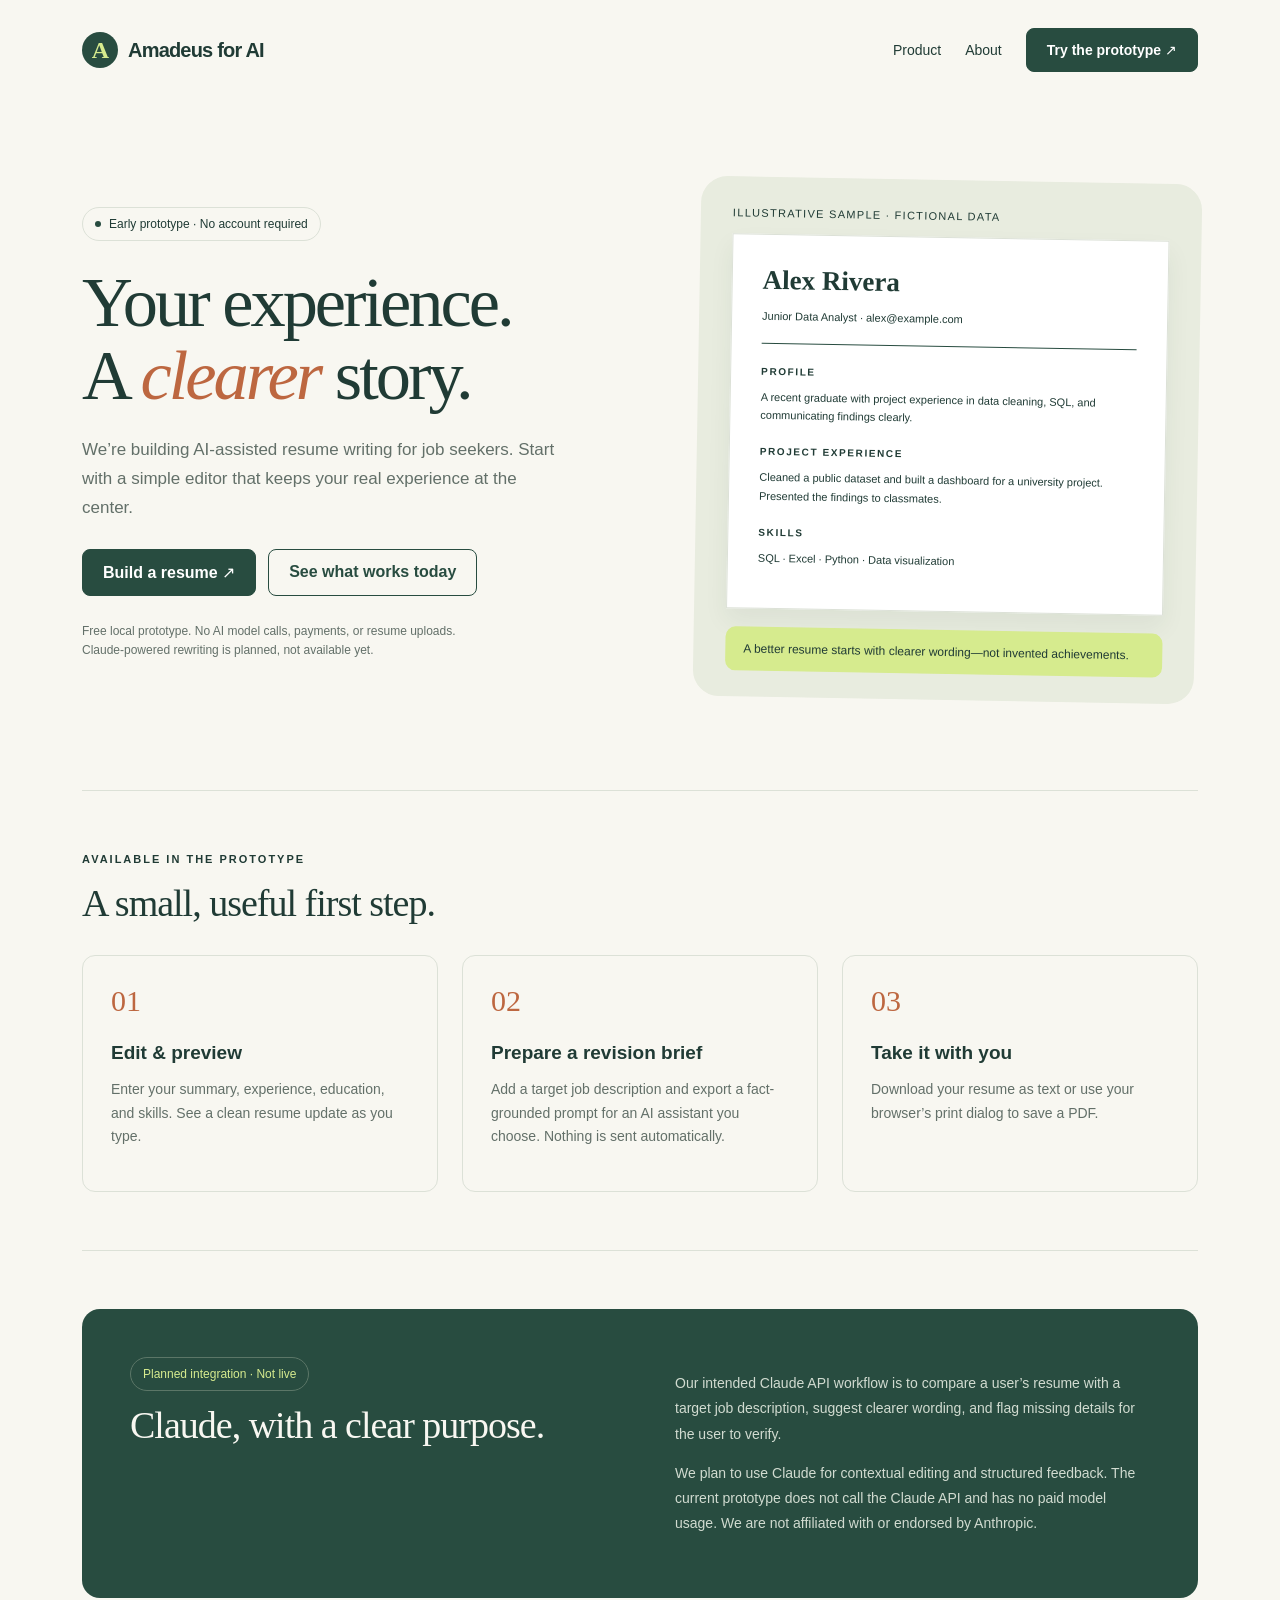
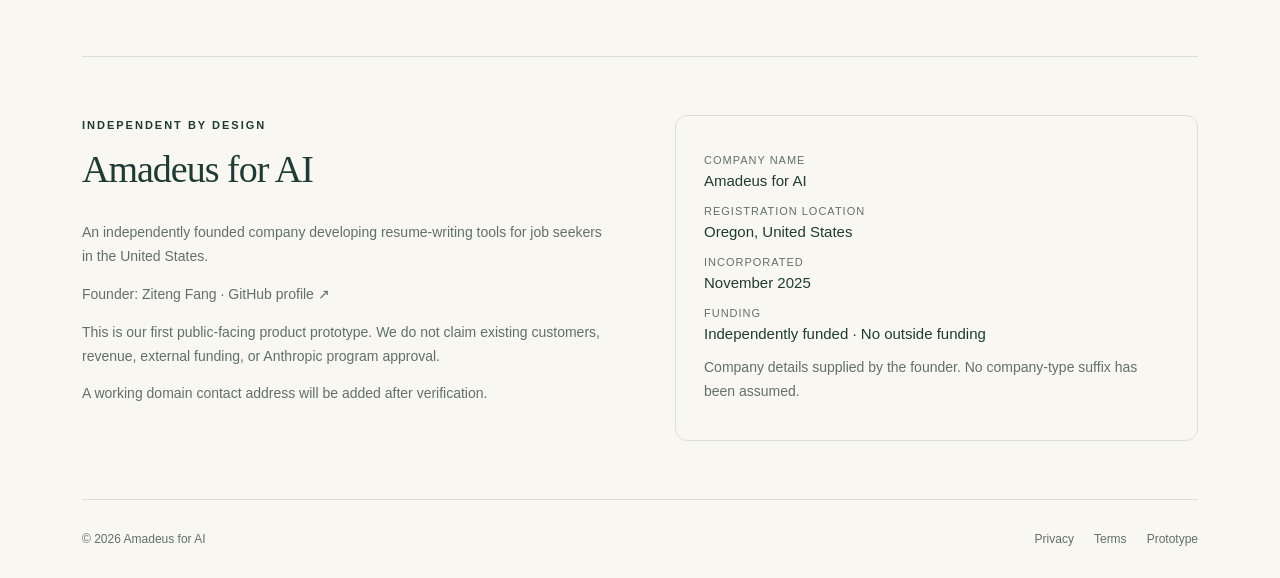
<file: index.html>
<!doctype html>
<html lang="en"><head><meta charset="utf-8"><meta name="viewport" content="width=device-width,initial-scale=1"><title>Amadeus for AI — Resume writing, grounded in you</title><meta name="description" content="Amadeus for AI is building AI-assisted resume writing. Try the free browser-local resume editor prototype. Claude integration is planned, not live."><link rel="stylesheet" href="styles.css"></head>
<body><div class="wrap">
<header><a class="brand" href="index.html"><span class="mark" aria-hidden="true">A</span>Amadeus for AI</a><nav class="nav" aria-label="Main"><a class="desktop" href="#product">Product</a><a class="desktop" href="#about">About</a><a class="button" href="app.html">Try the prototype ↗</a></nav></header>
<main>
<section class="hero"><div><span class="pill"><span class="dot"></span>Early prototype · No account required</span><h1>Your experience.<br>A <em>clearer</em> story.</h1><p class="lead">We’re building AI-assisted resume writing for job seekers. Start with a simple editor that keeps your real experience at the center.</p><div class="actions"><a class="button" href="app.html">Build a resume ↗</a><a class="button secondary" href="#product">See what works today</a></div><p class="fine">Free local prototype. No AI model calls, payments, or resume uploads.<br>Claude-powered rewriting is planned, not available yet.</p></div>
<div class="visual" aria-label="Illustrative resume using fictional sample data"><div class="sample-label">Illustrative sample · Fictional data</div><div class="resume-mini"><h3>Alex Rivera</h3><p>Junior Data Analyst · alex@example.com</p><div class="rule"></div><h4>PROFILE</h4><p>A recent graduate with project experience in data cleaning, SQL, and communicating findings clearly.</p><h4>PROJECT EXPERIENCE</h4><p>Cleaned a public dataset and built a dashboard for a university project. Presented the findings to classmates.</p><h4>SKILLS</h4><p>SQL · Excel · Python · Data visualization</p></div><div class="annotation">A better resume starts with clearer wording—not invented achievements.</div></div></section>
<section class="section" id="product"><span class="eyebrow">Available in the prototype</span><h2>A small, useful first step.</h2><div class="cards"><article class="card"><span class="number">01</span><h3>Edit & preview</h3><p>Enter your summary, experience, education, and skills. See a clean resume update as you type.</p></article><article class="card"><span class="number">02</span><h3>Prepare a revision brief</h3><p>Add a target job description and export a fact-grounded prompt for an AI assistant you choose. Nothing is sent automatically.</p></article><article class="card"><span class="number">03</span><h3>Take it with you</h3><p>Download your resume as text or use your browser’s print dialog to save a PDF.</p></article></div></section>
<section class="section"><div class="integration"><div><span class="pill">Planned integration · Not live</span><h2>Claude, with a clear purpose.</h2></div><div><p>Our intended Claude API workflow is to compare a user’s resume with a target job description, suggest clearer wording, and flag missing details for the user to verify.</p><p>We plan to use Claude for contextual editing and structured feedback. The current prototype does not call the Claude API and has no paid model usage. We are not affiliated with or endorsed by Anthropic.</p></div></div></section>
<section class="section company" id="about"><div><span class="eyebrow">Independent by design</span><h2>Amadeus for AI</h2><p>An independently founded company developing resume-writing tools for job seekers in the United States.</p><p>Founder: Ziteng Fang · <a href="https://github.com/JolnJack">GitHub profile ↗</a></p><p>This is our first public-facing product prototype. We do not claim existing customers, revenue, external funding, or Anthropic program approval.</p><p class="fine">A working domain contact address will be added after verification.</p></div><div class="facts"><dl><dt>Company name</dt><dd>Amadeus for AI</dd><dt>Registration location</dt><dd>Oregon, United States</dd><dt>Incorporated</dt><dd>November 2025</dd><dt>Funding</dt><dd>Independently funded · No outside funding</dd></dl><p class="fine">Company details supplied by the founder. No company-type suffix has been assumed.</p></div></section>
</main><footer><span>© 2026 Amadeus for AI</span><div><a href="privacy.html">Privacy</a><a href="terms.html">Terms</a><a href="app.html">Prototype</a></div></footer></div></body></html>
</file>
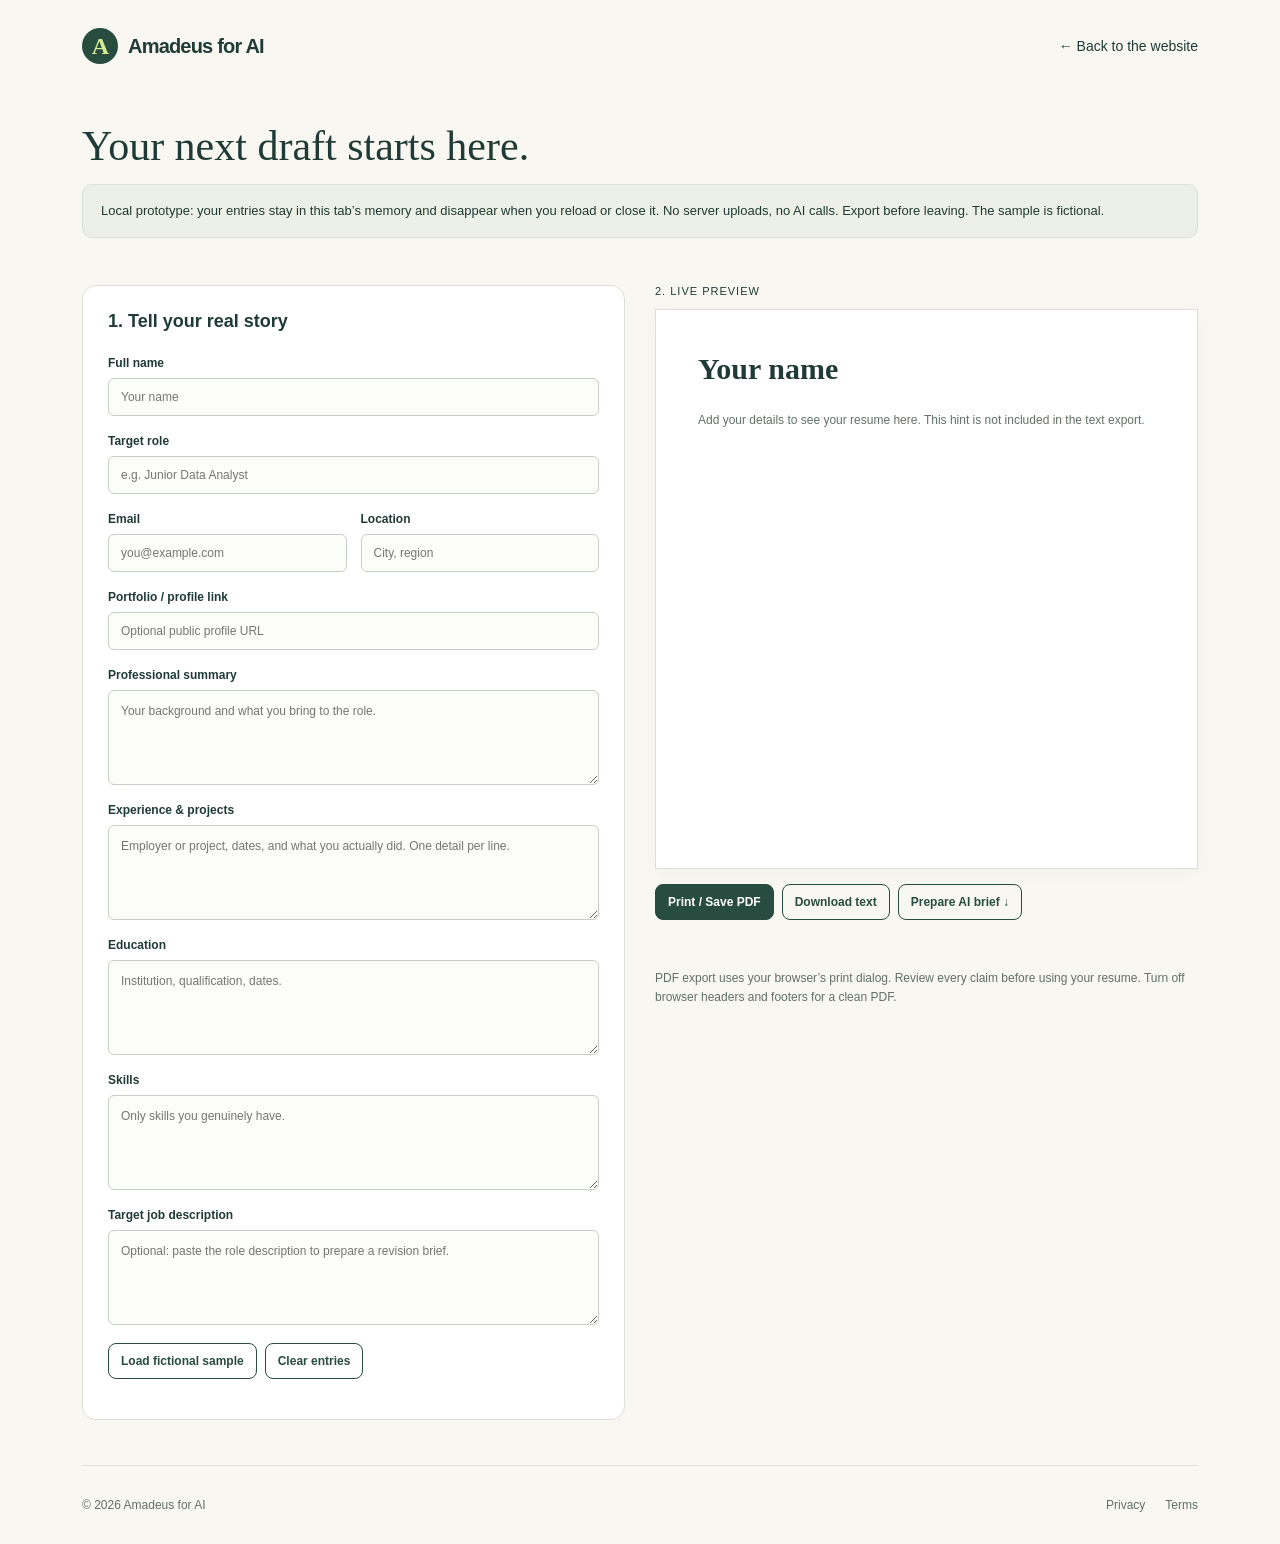
<file: app.html>
<!doctype html><html lang="en"><head><meta charset="utf-8"><meta name="viewport" content="width=device-width,initial-scale=1"><title>Resume editor — Amadeus for AI</title><link rel="stylesheet" href="styles.css"></head><body><div class="wrap">
<header><a class="brand" href="index.html"><span class="mark" aria-hidden="true">A</span>Amadeus for AI</a><nav class="nav"><a href="index.html">← Back to the website</a></nav></header>
<main><section class="editor-intro"><h1>Your next draft starts here.</h1><div class="notice">Local prototype: your entries stay in this tab’s memory and disappear when you reload or close it. No server uploads, no AI calls. Export before leaving. The sample is fictional.</div></section>
<div class="workspace"><section class="form-panel"><h2>1. Tell your real story</h2><form id="resume-form" autocomplete="off">
<label class="field">Full name<input name="name" maxlength="120" placeholder="Your name"></label><label class="field">Target role<input name="role" maxlength="160" placeholder="e.g. Junior Data Analyst"></label>
<div class="two"><label class="field">Email<input name="email" type="email" maxlength="200" placeholder="you@example.com"></label><label class="field">Location<input name="location" maxlength="160" placeholder="City, region"></label></div>
<label class="field">Portfolio / profile link<input name="link" maxlength="240" placeholder="Optional public profile URL"></label>
<label class="field">Professional summary<textarea name="summary" maxlength="5000" placeholder="Your background and what you bring to the role."></textarea></label>
<label class="field">Experience & projects<textarea name="experience" maxlength="12000" placeholder="Employer or project, dates, and what you actually did. One detail per line."></textarea></label>
<label class="field">Education<textarea name="education" maxlength="5000" placeholder="Institution, qualification, dates."></textarea></label>
<label class="field">Skills<textarea name="skills" maxlength="5000" placeholder="Only skills you genuinely have."></textarea></label>
<label class="field">Target job description<textarea name="job" maxlength="16000" placeholder="Optional: paste the role description to prepare a revision brief."></textarea></label>
</form><div class="toolbar"><button type="button" id="sample" class="secondary">Load fictional sample</button><button type="button" id="clear" class="secondary">Clear entries</button></div></section>
<section aria-label="Live resume preview"><div class="preview-label">2. Live preview</div><article class="paper" id="preview" aria-live="polite"></article><div class="toolbar"><button id="print" type="button">Print / Save PDF</button><button id="download" type="button" class="secondary">Download text</button><button id="prepare" type="button" class="secondary">Prepare AI brief ↓</button></div><p class="status" id="status" role="status"></p><p class="fine no-print">PDF export uses your browser’s print dialog. Review every claim before using your resume. Turn off browser headers and footers for a clean PDF.</p></section>
<section id="brief-section" class="prompt-panel" hidden><h2>3. A fact-grounded AI revision brief</h2><p class="fine">This is a prompt, not an AI response. It includes your resume data. Copying does not send it anywhere; pasting it into another service shares it with that service under its terms.</p><label for="brief" class="fine">Prepared prompt</label><textarea id="brief" readonly></textarea><div class="toolbar"><button type="button" id="copy">Copy prompt</button></div><p id="copy-status" class="status" role="status"></p></section></div>
</main><footer><span>© 2026 Amadeus for AI</span><div><a href="privacy.html">Privacy</a><a href="terms.html">Terms</a></div></footer></div><script type="module" src="app.mjs"></script></body></html>
</file>
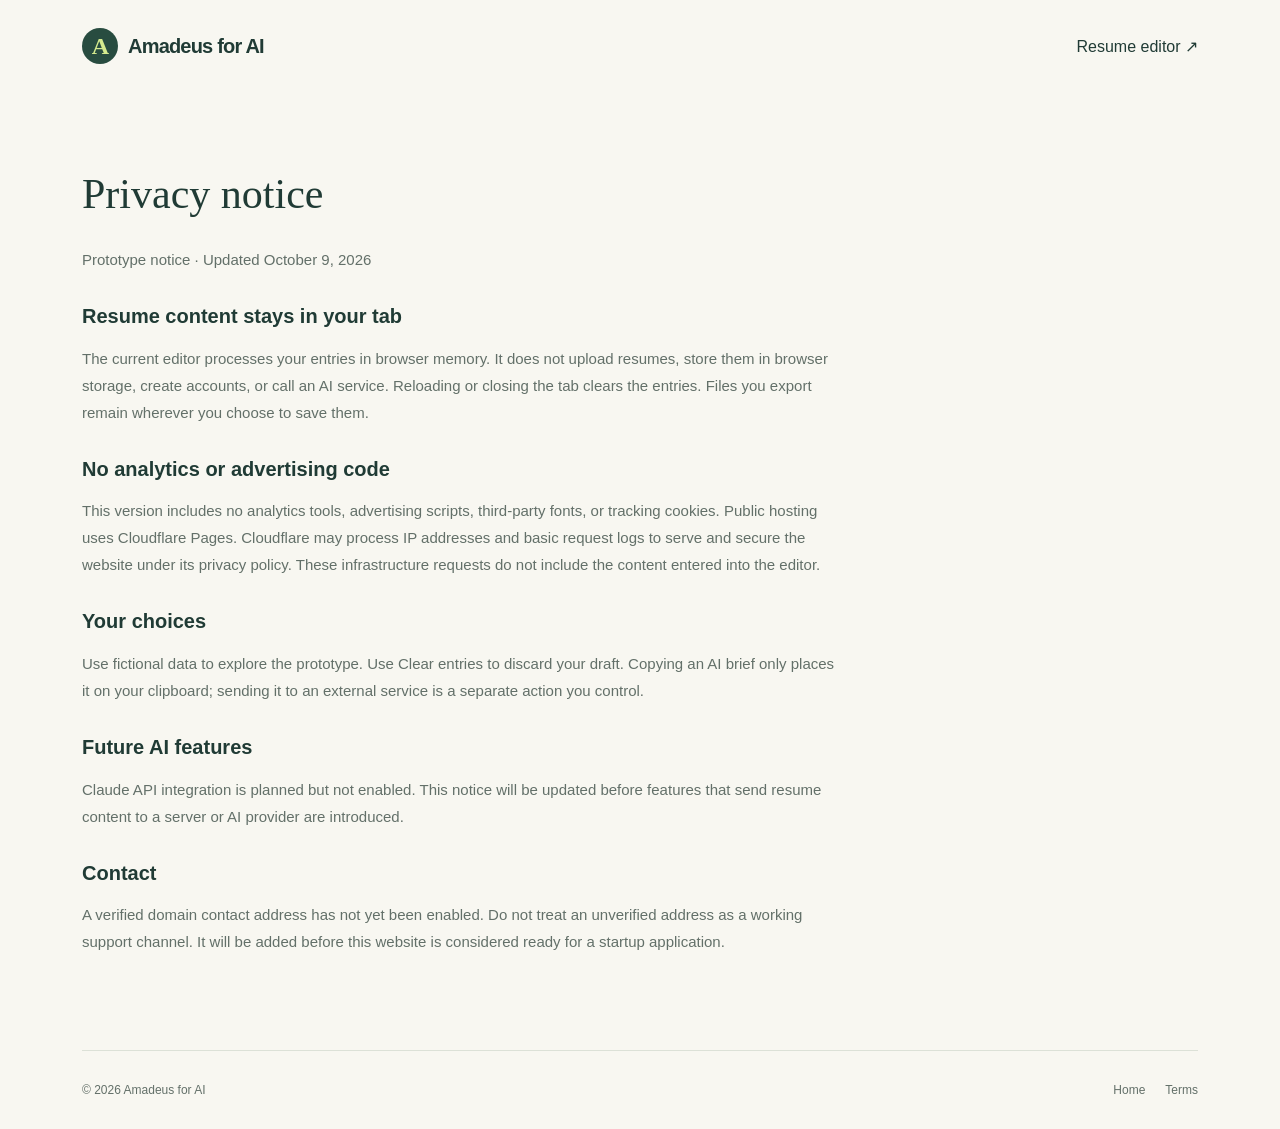
<file: privacy.html>
<!doctype html><html lang="en"><head><meta charset="utf-8"><meta name="viewport" content="width=device-width,initial-scale=1"><title>Privacy — Amadeus for AI</title><link rel="stylesheet" href="styles.css"></head><body><div class="wrap"><header><a class="brand" href="index.html"><span class="mark" aria-hidden="true">A</span>Amadeus for AI</a><a href="app.html">Resume editor ↗</a></header><main class="prose"><h1>Privacy notice</h1><p>Prototype notice · Updated October 9, 2026</p><h2>Resume content stays in your tab</h2><p>The current editor processes your entries in browser memory. It does not upload resumes, store them in browser storage, create accounts, or call an AI service. Reloading or closing the tab clears the entries. Files you export remain wherever you choose to save them.</p><h2>No analytics or advertising code</h2><p>This version includes no analytics tools, advertising scripts, third-party fonts, or tracking cookies. Public hosting uses Cloudflare Pages. Cloudflare may process IP addresses and basic request logs to serve and secure the website under its <a href="https://www.cloudflare.com/privacypolicy/">privacy policy</a>. These infrastructure requests do not include the content entered into the editor.</p><h2>Your choices</h2><p>Use fictional data to explore the prototype. Use Clear entries to discard your draft. Copying an AI brief only places it on your clipboard; sending it to an external service is a separate action you control.</p><h2>Future AI features</h2><p>Claude API integration is planned but not enabled. This notice will be updated before features that send resume content to a server or AI provider are introduced.</p><h2>Contact</h2><p>A verified domain contact address has not yet been enabled. Do not treat an unverified address as a working support channel. It will be added before this website is considered ready for a startup application.</p></main><footer><span>© 2026 Amadeus for AI</span><div><a href="index.html">Home</a><a href="terms.html">Terms</a></div></footer></div></body></html>
</file>
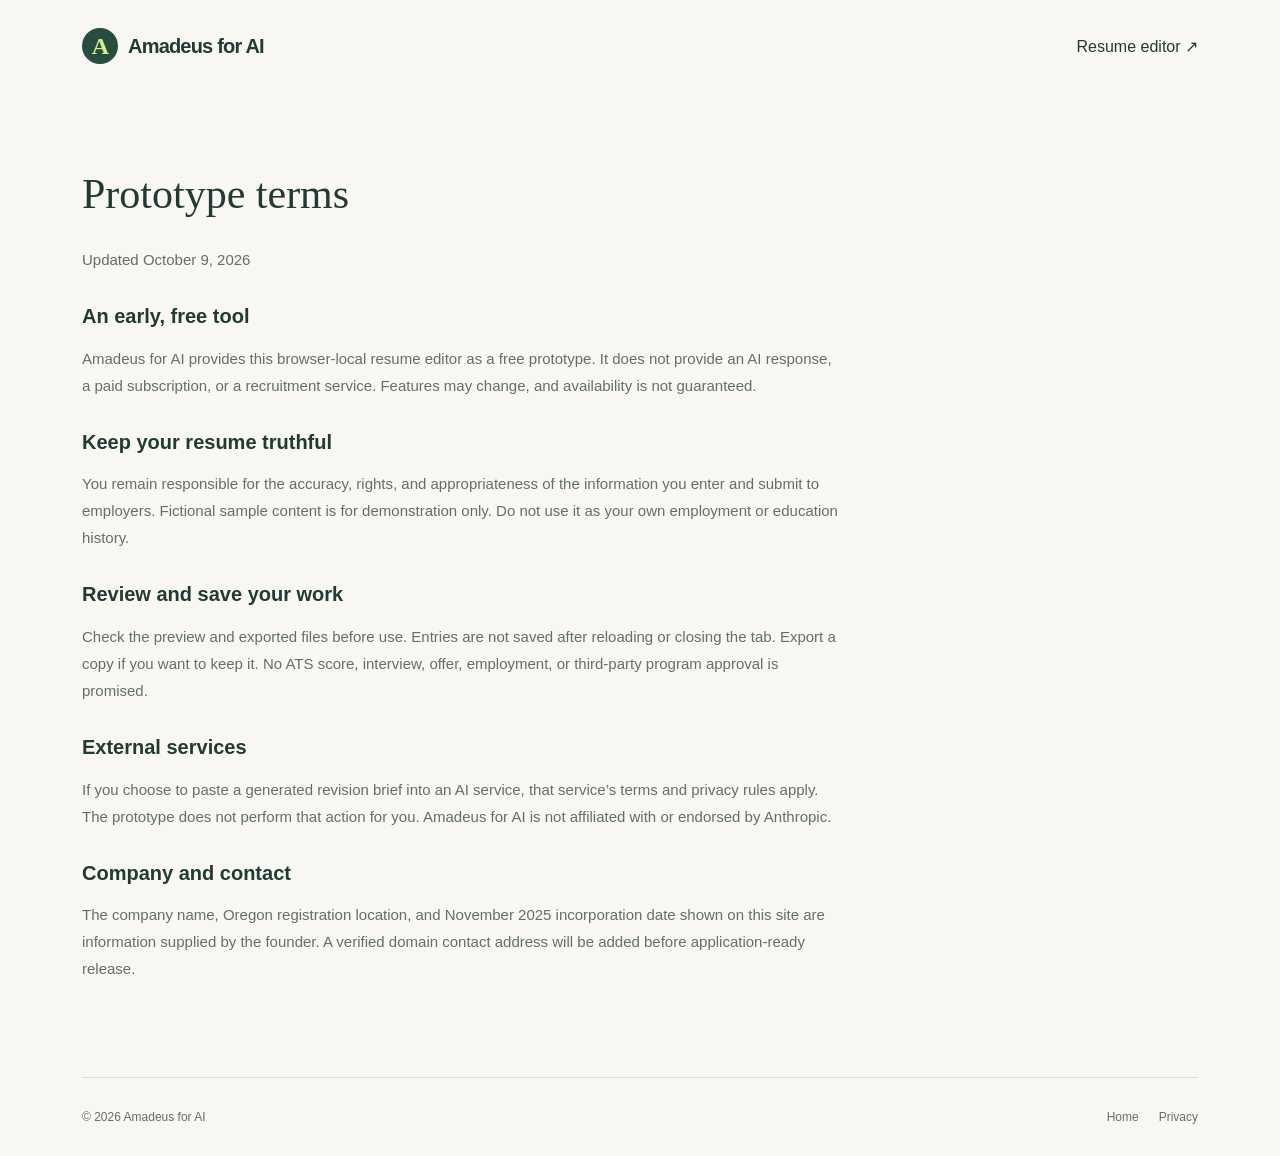
<file: terms.html>
<!doctype html><html lang="en"><head><meta charset="utf-8"><meta name="viewport" content="width=device-width,initial-scale=1"><title>Prototype terms — Amadeus for AI</title><link rel="stylesheet" href="styles.css"></head><body><div class="wrap"><header><a class="brand" href="index.html"><span class="mark" aria-hidden="true">A</span>Amadeus for AI</a><a href="app.html">Resume editor ↗</a></header><main class="prose"><h1>Prototype terms</h1><p>Updated October 9, 2026</p><h2>An early, free tool</h2><p>Amadeus for AI provides this browser-local resume editor as a free prototype. It does not provide an AI response, a paid subscription, or a recruitment service. Features may change, and availability is not guaranteed.</p><h2>Keep your resume truthful</h2><p>You remain responsible for the accuracy, rights, and appropriateness of the information you enter and submit to employers. Fictional sample content is for demonstration only. Do not use it as your own employment or education history.</p><h2>Review and save your work</h2><p>Check the preview and exported files before use. Entries are not saved after reloading or closing the tab. Export a copy if you want to keep it. No ATS score, interview, offer, employment, or third-party program approval is promised.</p><h2>External services</h2><p>If you choose to paste a generated revision brief into an AI service, that service’s terms and privacy rules apply. The prototype does not perform that action for you. Amadeus for AI is not affiliated with or endorsed by Anthropic.</p><h2>Company and contact</h2><p>The company name, Oregon registration location, and November 2025 incorporation date shown on this site are information supplied by the founder. A verified domain contact address will be added before application-ready release.</p></main><footer><span>© 2026 Amadeus for AI</span><div><a href="index.html">Home</a><a href="privacy.html">Privacy</a></div></footer></div></body></html>
</file>
<file: styles.css>
:root{--ink:#203b35;--muted:#637069;--cream:#f8f7f1;--green:#284c40;--lime:#d6eb8e;--border:#dce1d7;--white:#fff;--orange:#bd6740;font-family:Arial,Helvetica,sans-serif;color:var(--ink);background:var(--cream);font-synthesis:none}
*{box-sizing:border-box}body{margin:0}a{color:inherit;text-decoration:none}button,input,textarea{font:inherit}button,a,input,textarea{outline-offset:4px}button{cursor:pointer}button:disabled{cursor:wait;opacity:.6}a:hover{text-decoration:underline}.wrap{max-width:1180px;margin:auto;padding:0 32px}header{display:flex;justify-content:space-between;align-items:center;gap:18px;padding:28px 0}.brand{font-size:20px;font-weight:750;letter-spacing:-.8px;display:flex;align-items:center;gap:10px}.mark{display:inline-grid;place-items:center;width:36px;height:36px;background:var(--green);color:var(--lime);border-radius:50%;font-family:Georgia,serif;font-size:24px}.nav{display:flex;align-items:center;gap:24px;font-size:14px}.button,button{border:1px solid var(--green);border-radius:8px;background:var(--green);color:white;padding:13px 20px;font-weight:600;display:inline-block}.button:hover,button:hover{background:#18392f;text-decoration:none}.secondary{background:transparent;color:var(--green)}.secondary:hover{background:#e7eddf;color:var(--green)}.eyebrow{text-transform:uppercase;font-size:11px;letter-spacing:2px;font-weight:700}.pill{display:inline-flex;align-items:center;gap:8px;border:1px solid var(--border);padding:9px 12px;border-radius:30px;font-size:12px}.dot{width:6px;height:6px;background:var(--green);border-radius:50%}.hero{display:grid;grid-template-columns:1.1fr 1fr;gap:64px;align-items:center;padding:80px 0 90px}.hero h1{font-family:Georgia,serif;font-size:clamp(46px,5.5vw,74px);font-weight:400;line-height:1.03;letter-spacing:-3px;margin:25px 0}.hero em{font-weight:400;color:var(--orange)}.lead{font-size:17px;line-height:1.7;color:var(--muted);max-width:480px}.actions{display:flex;gap:12px;flex-wrap:wrap;margin:26px 0}.fine{font-size:12px;color:var(--muted);line-height:1.6}.visual{position:relative;background:#e8ecdf;border-radius:26px;padding:30px 32px 26px;transform:rotate(1deg)}.sample-label{font-size:11px;letter-spacing:1.3px;text-transform:uppercase;margin-bottom:15px}.resume-mini{background:white;border:1px solid var(--border);padding:30px;box-shadow:0 12px 24px #233b3510;min-height:330px}.resume-mini h3{font-family:Georgia,serif;font-size:27px;margin:0 0 6px}.resume-mini .rule{height:1px;background:var(--green);margin:18px 0}.resume-mini p{font-size:11px;line-height:1.65}.resume-mini h4{font-size:10px;letter-spacing:1.6px;margin:22px 0 10px}.annotation{background:var(--lime);padding:13px 18px;border-radius:10px;margin:18px 0 0;font-size:12px;line-height:1.5}.section{padding:58px 0;border-top:1px solid var(--border)}.section h2{font-family:Georgia,serif;font-size:38px;font-weight:400;letter-spacing:-1px;max-width:640px;margin:14px 0 30px}.cards{display:grid;grid-template-columns:repeat(3,1fr);gap:24px}.card{border:1px solid var(--border);border-radius:13px;padding:28px}.number{font-family:Georgia,serif;font-size:30px;color:var(--orange)}.card h3{font-size:19px;margin:24px 0 12px}.card p,.company p{font-size:14px;color:var(--muted);line-height:1.7}.integration{display:grid;grid-template-columns:1fr 1fr;gap:70px;background:var(--green);color:var(--cream);padding:48px;border-radius:18px}.integration h2{margin:12px 0}.integration p{line-height:1.8;color:#d1dbd0;font-size:14px}.integration .pill{border-color:#5b7667;color:var(--lime)}.company{display:grid;grid-template-columns:1fr 1fr;gap:70px}.company h3{font-size:20px}.company .facts{padding:22px 28px;border:1px solid var(--border);border-radius:12px}.facts dl{margin:0}.facts dt{font-size:11px;text-transform:uppercase;letter-spacing:1px;color:var(--muted);margin:16px 0 6px}.facts dd{margin:0;font-size:15px}footer{padding:32px 0;border-top:1px solid var(--border);display:flex;justify-content:space-between;gap:20px;font-size:12px;color:var(--muted)}footer div{display:flex;gap:20px}.notice{padding:15px 18px;border:1px solid var(--border);border-radius:10px;font-size:13px;line-height:1.7;background:#edf0e6}.editor-intro{padding:30px 0 22px}.editor-intro h1{font-family:Georgia,serif;font-size:42px;font-weight:400;margin:0 0 14px}.workspace{display:grid;grid-template-columns:1fr 1fr;gap:30px;align-items:start;margin:25px 0 45px}.form-panel{border:1px solid var(--border);padding:25px;border-radius:14px;background:white}.form-panel h2{font-size:18px;margin:0 0 24px}.field{display:block;margin:0 0 18px;font-size:12px;font-weight:650}.field input,.field textarea{display:block;width:100%;border:1px solid #c7cfc4;border-radius:6px;padding:11px 12px;margin-top:8px;background:#fcfdf9;color:var(--ink);font-weight:400;resize:vertical}.field textarea{min-height:95px;line-height:1.55}.two{display:grid;grid-template-columns:1fr 1fr;gap:14px}.toolbar{display:flex;gap:8px;flex-wrap:wrap;margin:15px 0}.toolbar button{font-size:12px;padding:10px 12px}.paper{padding:42px;background:white;border:1px solid var(--border);box-shadow:0 5px 22px #203b3508;min-height:560px;overflow-wrap:anywhere}.paper h2{font-family:Georgia,serif;font-size:30px;margin:0 0 8px}.paper .role{font-size:15px;margin:0 0 8px}.paper .contact{font-size:11px;color:var(--muted);margin-bottom:25px}.paper h3{border-top:1px solid var(--border);padding-top:17px;font-size:11px;letter-spacing:1.5px;margin:22px 0 10px}.paper p{white-space:pre-wrap;font-size:12px;line-height:1.65;margin:0}.preview-label{font-size:11px;letter-spacing:1px;text-transform:uppercase;margin:0 0 12px}.status{font-size:12px;min-height:22px;color:var(--green)}.prompt-panel{grid-column:1/-1;border:1px solid var(--border);padding:28px;border-radius:12px}.prompt-panel h2{font-size:21px}.prompt-panel textarea{width:100%;min-height:260px;font-size:12px;padding:15px;border:1px solid var(--border);border-radius:8px;color:var(--ink);background:white;line-height:1.6}.prose{max-width:760px;padding:50px 0 80px}.prose h1{font-family:Georgia,serif;font-size:42px;font-weight:400}.prose h2{font-size:20px;margin-top:32px}.prose p,.prose li{line-height:1.8;font-size:15px;color:var(--muted)}
@media(max-width:800px){.wrap{padding:0 20px}.hero{grid-template-columns:1fr;gap:30px;padding:38px 0 55px}.hero h1{letter-spacing:-2px}.visual{transform:none}.cards,.integration,.company,.workspace{grid-template-columns:1fr}.integration{padding:28px;gap:15px}.nav .desktop{display:none}.cards{gap:14px}.workspace{gap:20px}.paper{padding:28px}.two{grid-template-columns:1fr;gap:0}footer{flex-direction:column}.section{padding:40px 0}.brand{font-size:17px}.prompt-panel{grid-column:auto;padding:22px}}
@media print{body{background:white}.wrap{max-width:none;padding:0}header,footer,.editor-intro,.form-panel,.preview-label,.toolbar,.status,.prompt-panel,.no-print{display:none!important}.workspace{display:block;margin:0}.paper{border:0;box-shadow:none;min-height:0;padding:0}.paper h3{break-after:avoid}.paper p{orphans:3;widows:3}@page{size:A4;margin:18mm}}
</file>
